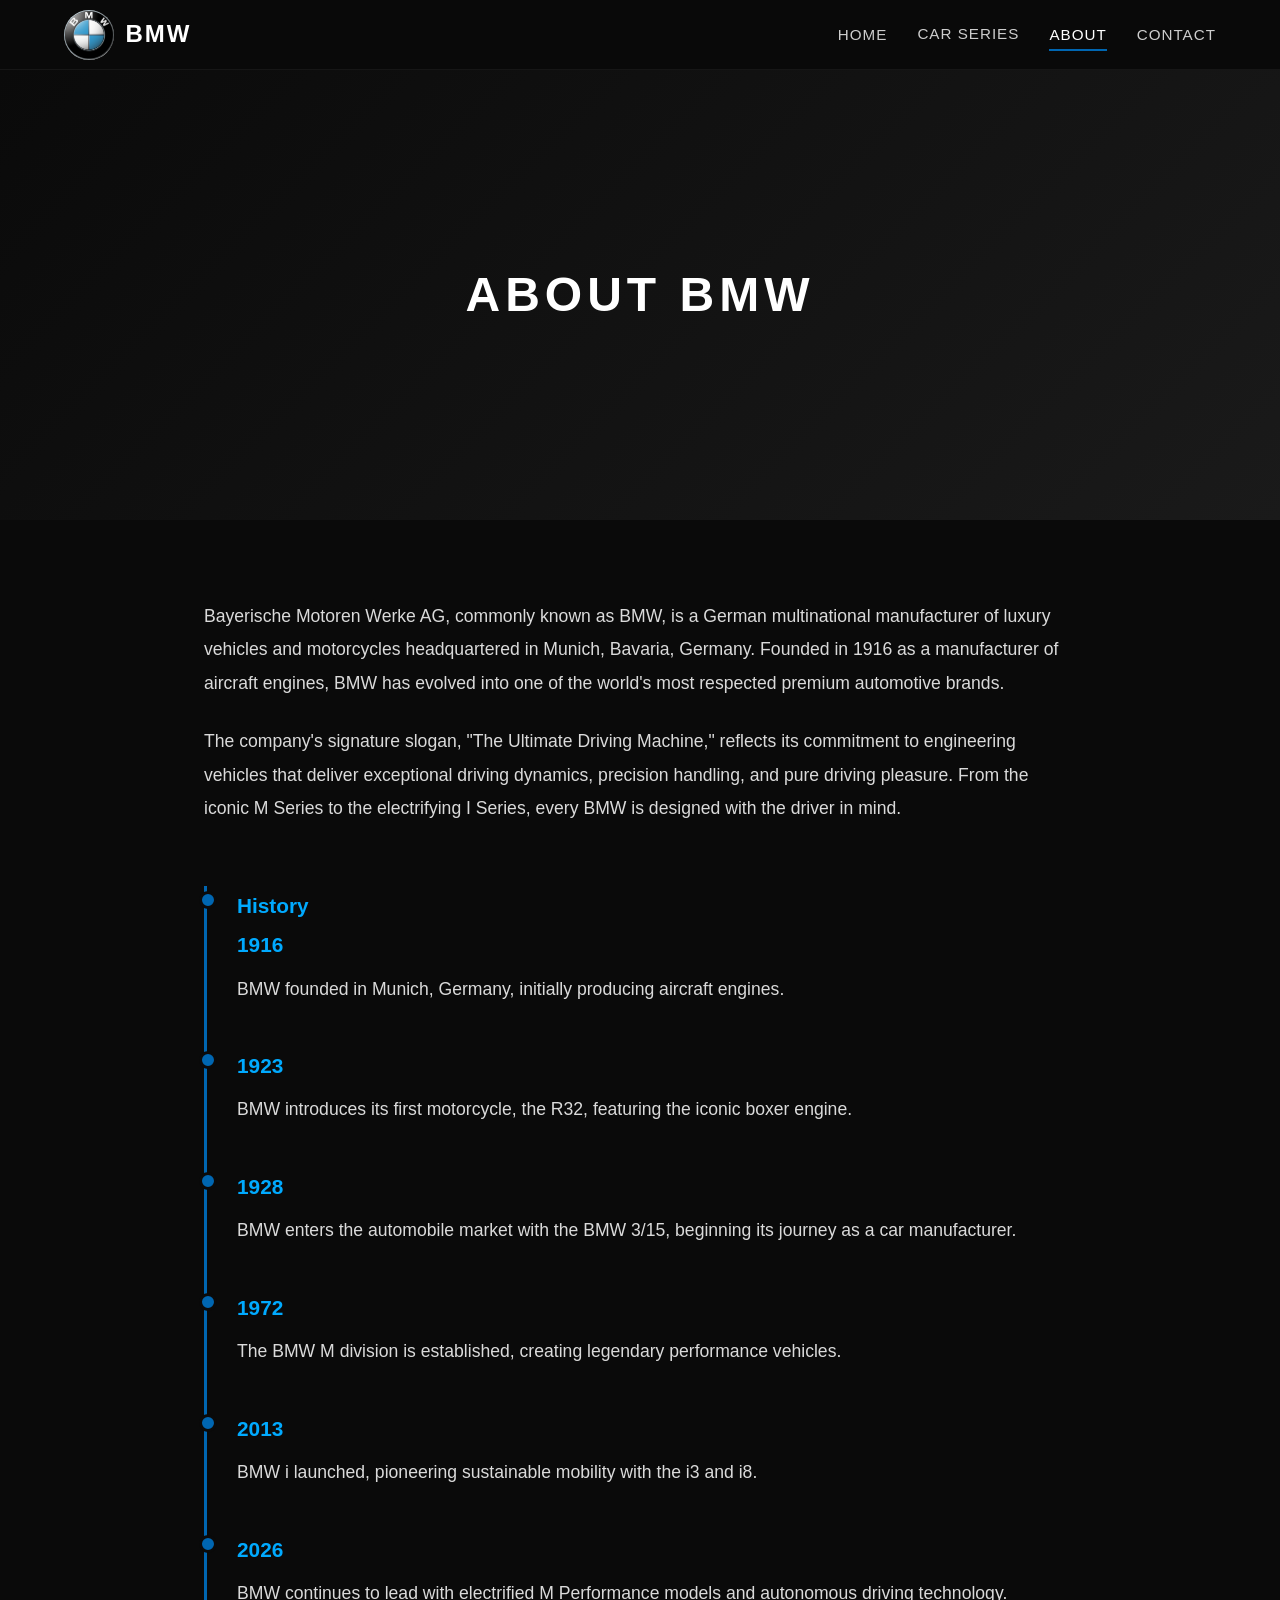
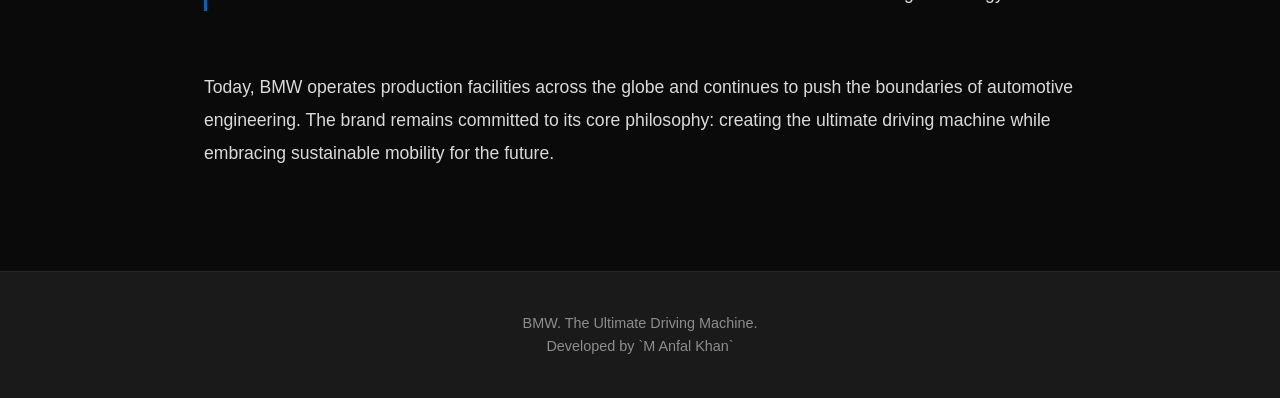
<file: about.html>
<!DOCTYPE html>
<html lang="en">
<head>
    <meta charset="UTF-8">
    <meta name="viewport" content="width=device-width, initial-scale=1.0">
    <title>About - BMW</title>
    <link rel="stylesheet" href="css/style.css">
    <link rel="shortcut icon" href="./images/fav-bmw.png" type="image/x-icon">
</head>
<body>

    <nav class="navbar">
        <a href="index.html" class="logo">
            <img src="./images/bmw-logo.png" class="img01" alt="BMW Logo">
            <span>BMW</span>
        </a>
        <ul class="nav-links">
            <li><a href="index.html">Home</a></li>
            <li class="dropdown">
                <a href="#" class="dropdown-toggle">Car Series</a>
                <ul class="dropdown-menu">
                    <li><a href="m2.html">BMW M2</a></li>
                    <li><a href="m3.html">BMW M3</a></li>
                    <li><a href="m4.html">BMW M4</a></li>
                    <li><a href="m5.html">BMW M5</a></li>
                    <li><a href="m8.html">BMW M8</a></li>
                    <li><a href="i5.html">BMW i5</a></li>
                    <li><a href="i7.html">BMW i7</a></li>
                    <li><a href="i8.html">BMW i8</a></li>
                </ul>
            </li>
            <li><a href="about.html" class="active">About</a></li>
            <li><a href="contact.html">Contact</a></li>
        </ul>
        <div class="hamburger">
            <span></span><span></span><span></span>
        </div>
    </nav>

    <section class="about-hero">
        <div>
            <h1 style="font-size: 3rem; text-transform: uppercase; letter-spacing: 5px;">About BMW</h1>
        </div>
    </section>

    <div class="about-content">
        <p>Bayerische Motoren Werke AG, commonly known as BMW, is a German multinational manufacturer of luxury vehicles and motorcycles headquartered in Munich, Bavaria, Germany. Founded in 1916 as a manufacturer of aircraft engines, BMW has evolved into one of the world's most respected premium automotive brands.</p>
        
        <p>The company's signature slogan, "The Ultimate Driving Machine," reflects its commitment to engineering vehicles that deliver exceptional driving dynamics, precision handling, and pure driving pleasure. From the iconic M Series to the electrifying I Series, every BMW is designed with the driver in mind.</p>

        <div class="timeline">
            <div class="timeline-item">
                <div class="timeline-year"> History <br> 1916</div>
                <p>BMW founded in Munich, Germany, initially producing aircraft engines.</p>
            </div>
            <div class="timeline-item">
                <div class="timeline-year">1923</div>
                <p>BMW introduces its first motorcycle, the R32, featuring the iconic boxer engine.</p>
            </div>
            <div class="timeline-item">
                <div class="timeline-year">1928</div>
                <p>BMW enters the automobile market with the BMW 3/15, beginning its journey as a car manufacturer.</p>
            </div>
            <div class="timeline-item">
                <div class="timeline-year">1972</div>
                <p>The BMW M division is established, creating legendary performance vehicles.</p>
            </div>
            <div class="timeline-item">
                <div class="timeline-year">2013</div>
                <p>BMW i launched, pioneering sustainable mobility with the i3 and i8.</p>
            </div>
            <div class="timeline-item">
                <div class="timeline-year">2026</div>
                <p>BMW continues to lead with electrified M Performance models and autonomous driving technology.</p>
            </div>
        </div>

        <p>Today, BMW operates production facilities across the globe and continues to push the boundaries of automotive engineering. The brand remains committed to its core philosophy: creating the ultimate driving machine while embracing sustainable mobility for the future.</p>
    </div>

    <footer class="footer">
        <p> BMW. The Ultimate Driving Machine.</p>
        <p> Developed by `M Anfal Khan`  </p>

    </footer>

    <script src="js/main.js"></script>
</body>
</html>
</file>
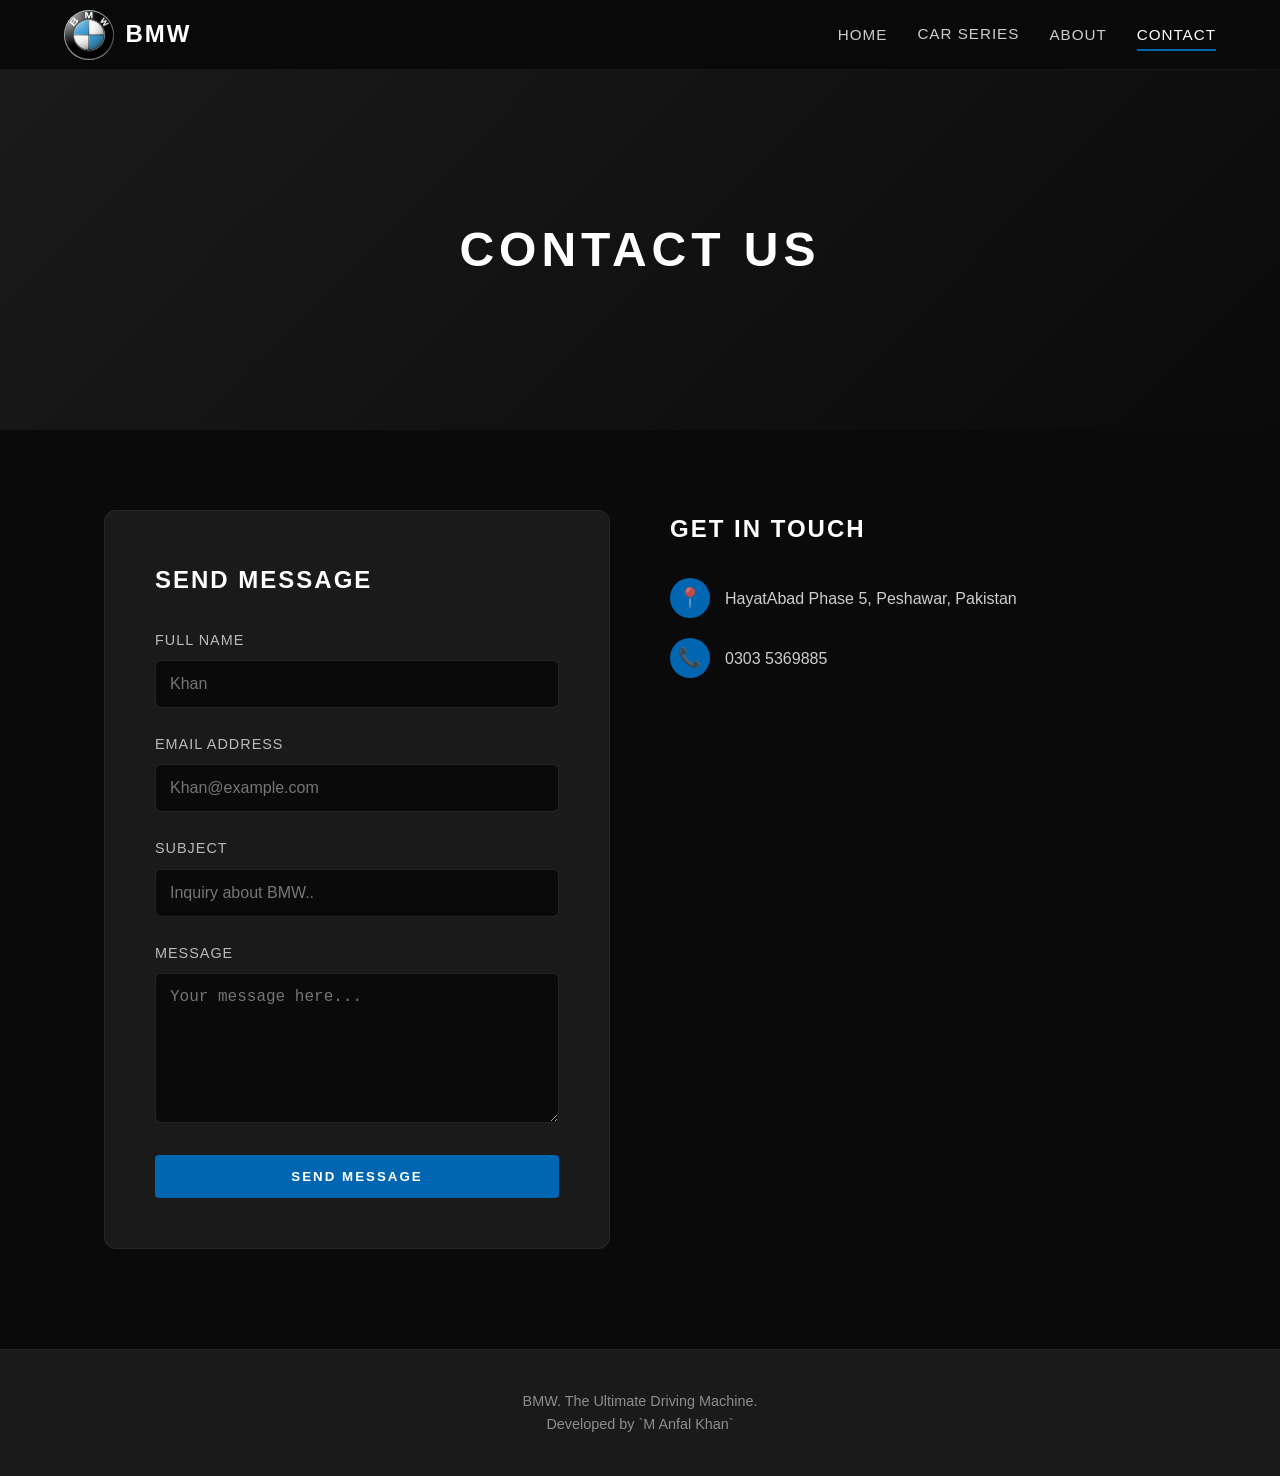
<file: contact.html>
<!DOCTYPE html>
<html lang="en">
<head>
    <meta charset="UTF-8">
    <meta name="viewport" content="width=device-width, initial-scale=1.0">
    <title>Contact - BMW</title>
    <link rel="stylesheet" href="css/style.css">
    <link rel="shortcut icon" href="./images/fav-bmw.png" type="image/x-icon">
</head>
<body>

    <nav class="navbar">
        <a href="index.html" class="logo">
            <img src="./images/bmw-logo.png" class="img01" alt="BMW Logo">
            <span>BMW</span>
        </a>
        <ul class="nav-links">
            <li><a href="index.html">Home</a></li>
            <li class="dropdown">
                <a href="#" class="dropdown-toggle">Car Series</a>
                <ul class="dropdown-menu">
                    <li><a href="m2.html">BMW M2</a></li>
                    <li><a href="m3.html">BMW M3</a></li>
                    <li><a href="m4.html">BMW M4</a></li>
                    <li><a href="m5.html">BMW M5</a></li>
                    <li><a href="m8.html">BMW M8</a></li>
                    <li><a href="i5.html">BMW i5</a></li>
                    <li><a href="i7.html">BMW i7</a></li>
                    <li><a href="i8.html">BMW i8</a></li>
                </ul>
            </li>
            <li><a href="about.html">About</a></li>
            <li><a href="contact.html" class="active">Contact</a></li>
        </ul>
        <div class="hamburger">
            <span></span><span></span><span></span>
        </div>
    </nav>

    <section class="contact-hero">
        <div>
            <h1 style="font-size: 3rem; text-transform: uppercase; letter-spacing: 5px;">Contact Us</h1>
        </div>
    </section>

    <div class="contact-container">
        <form class="contact-form" id="contactForm">
            <h2 style="margin-bottom: 30px; text-transform: uppercase; letter-spacing: 2px;">Send Message</h2>
            <div class="form-group">
                <label for="name">Full Name</label>
                <input type="text" id="name" name="name" required placeholder="Khan">
            </div>
            <div class="form-group">
                <label for="email">Email Address</label>
                <input type="email" id="email" name="email" required placeholder="Khan@example.com">
            </div>
            <div class="form-group">
                <label for="subject">Subject</label>
                <input type="text" id="subject" name="subject" placeholder="Inquiry about BMW..">
            </div>
            <div class="form-group">
                <label for="message">Message</label>
                <textarea id="message" name="message" required placeholder="Your message here..."></textarea>
            </div>
            <button type="submit" class="btn" style="width: 100%; border: none; cursor: pointer;">Send Message</button>
        </form>

        <div class="contact-info">
            <h3>Get In Touch</h3>
            <p>
                <span class="icon">📍</span>
                <span>HayatAbad Phase 5, Peshawar, Pakistan </span>
            </p>
            <p>
                <span class="icon">📞</span>
                <span>0303 5369885</span>
            </p>
            <!-- <p>
                <span class="icon">✉️</span>
                <span>info@bmw.com</span>
            </p> -->
            <!-- <p>
                <span class="icon">🕐</span>
                <span>Mon - Fri: 9:00 AM - 5:00 PM </span>
            </p> -->
            
            <!-- <div style="margin-top: 40px;">
                <h3 style="margin-bottom: 20px; font-size: 1.2rem;">Follow Us</h3>
                <p style="display: flex; gap: 15px;">

                    <a href="#" style="width: 40px; height: 40px; background: var(--bmw-gray); border-radius: 50%; display: flex; align-items: center; justify-content: center; border: 1px solid rgba(255,255,255,0.1);">FB</a>


                    <a href="#" style="width: 40px; height: 40px; background: var(--bmw-gray); border-radius: 50%; display: flex; align-items: center; justify-content: center; border: 1px solid rgba(255,255,255,0.1);">IG</a>


                    <a href="#" style="width: 40px; height: 40px; background: var(--bmw-gray); border-radius: 50%; display: flex; align-items: center; justify-content: center; border: 1px solid rgba(255,255,255,0.1);">YT</a>


                    <a href="#" style="width: 40px; height: 40px; background: var(--bmw-gray); border-radius: 50%; display: flex; align-items: center; justify-content: center; border: 1px solid rgba(255,255,255,0.1);">TW</a>
                </p>
            </div> -->
        </div>
    </div>

    <footer class="footer">
        <p> BMW. The Ultimate Driving Machine.</p>
        <p> Developed by `M Anfal Khan`  </p>

    </footer>

    <script src="js/main.js"></script>
</body>
</html>
</file>
<file: css/style.css>
/* ==================== RESET & VARIABLES ==================== */
:root {
    --bmw-blue: #0066B1;
    --bmw-dark: #0a0a0a;
    --bmw-gray: #1a1a1a;
    --bmw-light: #f5f5f5;
    --bmw-white: #ffffff;
    --accent: #00aaff;
    --transition: all 0.3s ease;
}

* {
    margin: 0;
    padding: 0;
    box-sizing: border-box;
}

html {
    scroll-behavior: smooth;
}

body {
    font-family: 'Segoe UI', Tahoma, Geneva, Verdana, sans-serif;
    background-color: var(--bmw-dark);
    color: var(--bmw-white);
    line-height: 1.6;
    overflow-x: hidden;
}

a {
    text-decoration: none;
    color: inherit;
}

ul {
    list-style: none;
}

img {
    max-width: 100%;
    display: block;
}

/* ==================== NAVIGATION ==================== */
.navbar {
    position: fixed;
    top: 0;
    left: 0;
    width: 100%;
    background: rgba(10, 10, 10, 0.95);
    backdrop-filter: blur(10px);
    z-index: 1000;
    padding: 0 5%;
    height: 70px;
    display: flex;
    align-items: center;
    justify-content: space-between;
    border-bottom: 1px solid rgba(255,255,255,0.05);
}

.logo {
    display: flex;
    align-items: center;
    gap: 12px;
    font-size: 1.5rem;
    font-weight: 700;
    letter-spacing: 2px;
    color: var(--bmw-white);
}

.logo img {
    height: 50px;
    width: auto;
    border-radius: 50%;

    /* filter: brightness(0) invert(1); */
}

.nav-links {
    display: flex;
    align-items: center;
    gap: 30px;
}

.nav-links > li {
    position: relative;
}

.nav-links a {
    font-size: 0.95rem;
    font-weight: 500;
    text-transform: uppercase;
    letter-spacing: 1px;
    padding: 8px 0;
    position: relative;
    transition: var(--transition);
    color: rgba(255,255,255,0.8);
}

.nav-links a:hover,
.nav-links a.active {
    color: var(--bmw-white);
}

.nav-links a::after {
    content: '';
    position: absolute;
    bottom: 0;
    left: 0;
    width: 0;
    height: 2px;
    background: var(--bmw-blue);
    transition: var(--transition);
}

.nav-links a:hover::after,
.nav-links a.active::after {
    width: 100%;
}

/* Dropdown */
.dropdown {
    position: relative;
}

.dropdown-toggle {
    cursor: pointer;
    display: flex;
    align-items: center;
    gap: 5px;
}

.dropdown-toggle::after {
    content: '▼';
    font-size: 0.6rem;
    transition: var(--transition);
}

.dropdown:hover .dropdown-toggle::after {
    transform: rotate(180deg);
}

.dropdown-menu {
    position: absolute;
    top: 100%;
    left: 50%;
    transform: translateX(-50%) translateY(10px);
    background: rgba(20, 20, 20, 0.98);
    border: 1px solid rgba(255,255,255,0.1);
    border-radius: 8px;
    padding: 10px 0;
    min-width: 180px;
    opacity: 0;
    visibility: hidden;
    transition: var(--transition);
    box-shadow: 0 10px 30px rgba(0,0,0,0.5);
}

.dropdown:hover .dropdown-menu {
    opacity: 1;
    visibility: visible;
    transform: translateX(-50%) translateY(0);
}

.dropdown-menu li a {
    display: block;
    padding: 10px 25px;
    font-size: 0.85rem;
    text-transform: uppercase;
    letter-spacing: 1px;
    border-bottom: 1px solid rgba(255,255,255,0.03);
    transition: var(--transition);
}

.dropdown-menu li a:hover {
    background: rgba(0, 102, 177, 0.2);
    color: var(--accent);
    padding-left: 30px;
}

.dropdown-menu li:last-child a {
    border-bottom: none;
}

/* Mobile Menu */
.hamburger {
    display: none;
    flex-direction: column;
    gap: 5px;
    cursor: pointer;
    z-index: 1001;
}

.hamburger span {
    width: 28px;
    height: 2px;
    background: var(--bmw-white);
    transition: var(--transition);
}

/* ==================== HERO SECTION ==================== */
.hero {
    height: 100vh;
    position: relative;
    display: flex;
    align-items: center;
    justify-content: center;
    text-align: center;
    overflow: hidden;
}

.hero-bg {
    position: absolute;
    top: 0;
    left: 0;
    width: 100%;
    height: 100%;
    background-size: cover;
    background-position: center;
    filter: brightness(0.4);
    z-index: -2;
}

.hero-overlay {
    position: absolute;
    top: 0;
    left: 0;
    width: 100%;
    height: 100%;
    background: linear-gradient(to bottom, rgba(0,0,0,0.3) 0%, rgba(0,0,0,0.8) 100%);
    z-index: -1;
}

.hero-content {
    z-index: 1;
    max-width: 900px;
    padding: 0 20px;
    animation: fadeInUp 1s ease;
}

.hero-content h1 {
    font-size: 4rem;
    font-weight: 800;
    letter-spacing: 5px;
    margin-bottom: 20px;
    text-transform: uppercase;
    background: linear-gradient(135deg, #fff 0%, #888 100%);
    -webkit-background-clip: text;
    -webkit-text-fill-color: transparent;
}

.hero-content p {
    font-size: 1.2rem;
    color: rgba(255,255,255,0.8);
    margin-bottom: 40px;
    line-height: 1.8;
}

.btn {
    display: inline-block;
    padding: 14px 40px;
    background: var(--bmw-blue);
    color: var(--bmw-white);
    font-weight: 600;
    text-transform: uppercase;
    letter-spacing: 2px;
    border-radius: 4px;
    transition: var(--transition);
    border: 2px solid var(--bmw-blue);
}

.btn:hover {
    background: transparent;
    color: var(--bmw-white);
    transform: translateY(-2px);
    box-shadow: 0 10px 30px rgba(0, 102, 177, 0.3);
}

.btn-outline {
    background: transparent;
    border: 2px solid var(--bmw-white);
    margin-left: 15px;
}

.btn-outline:hover {
    background: var(--bmw-white);
    color: var(--bmw-dark);
}

/* ==================== SECTIONS ==================== */
.section {
    padding: 100px 5%;
    max-width: 1400px;
    margin: 0 auto;
}

.section-title {
    font-size: 2.5rem;
    text-align: center;
    margin-bottom: 60px;
    text-transform: uppercase;
    letter-spacing: 3px;
    position: relative;
    display: inline-block;
    left: 50%;
    transform: translateX(-50%);
}

.section-title::after {
    content: '';
    position: absolute;
    bottom: -15px;
    left: 50%;
    transform: translateX(-50%);
    width: 60px;
    height: 3px;
    background: var(--bmw-blue);
}

/* Info Cards */
.info-grid {
    display: grid;
    grid-template-columns: repeat(auto-fit, minmax(300px, 1fr));
    gap: 40px;
    margin-top: 60px;
}

.info-card {
    background: var(--bmw-gray);
    padding: 40px;
    border-radius: 12px;
    border: 1px solid rgba(255,255,255,0.05);
    transition: var(--transition);
    text-align: center;
}

.info-card:hover {
    transform: translateY(-10px);
    border-color: var(--bmw-blue);
    box-shadow: 0 20px 40px rgba(0,0,0,0.3);
}

.info-card h3 {
    font-size: 1.3rem;
    margin-bottom: 15px;
    color: var(--accent);
    text-transform: uppercase;
    letter-spacing: 2px;
}

.info-card p {
    color: rgba(255,255,255,0.7);
    font-size: 0.95rem;
}

/* ==================== CAR PAGES ==================== */
.car-hero {
    height: 70vh;
    position: relative;
    display: flex;
    align-items: flex-end;
    padding: 0 5% 80px;
    margin-top: 70px;
}

.car-hero-bg {
    position: absolute;
    top: 0;
    left: 0;
    width: 100%;
    height: 100%;
    background-size: cover;
    background-position: center;
    filter: brightness(0.5);
    z-index: -1;
}

.car-hero h1 {
    font-size: 3.5rem;
    text-transform: uppercase;
    letter-spacing: 5px;
    z-index: 1;
    text-shadow: 0 4px 20px rgba(0,0,0,0.5);
}

/* Specs */
.specs-section {
    background: var(--bmw-gray);
    padding: 80px 5%;
}

.specs-grid {
    display: grid;
    grid-template-columns: repeat(auto-fit, minmax(200px, 1fr));
    gap: 30px;
    max-width: 1200px;
    margin: 0 auto;
}

.spec-card {
    background: var(--bmw-dark);
    padding: 30px;
    border-radius: 10px;
    text-align: center;
    border: 1px solid rgba(255,255,255,0.05);
    transition: var(--transition);
}

.spec-card:hover {
    border-color: var(--bmw-blue);
    transform: scale(1.05);
}

.spec-value {
    font-size: 2.2rem;
    font-weight: 800;
    color: var(--accent);
    margin-bottom: 8px;
}

.spec-label {
    font-size: 0.85rem;
    text-transform: uppercase;
    letter-spacing: 2px;
    color: rgba(255,255,255,0.6);
}

.car-description {
    max-width: 900px;
    margin: 60px auto;
    padding: 0 5%;
    font-size: 1.1rem;
    color: rgba(255,255,255,0.8);
    line-height: 1.8;
    text-align: center;
}

/* ==================== GALLERY ==================== */
.gallery-section {
    padding: 80px 5%;
    max-width: 1400px;
    margin: 0 auto;
}

.gallery-grid {
    display: grid;
    grid-template-columns: repeat(3, 1fr);
    gap: 20px;
}

.gallery-item {
    position: relative;
    overflow: hidden;
    border-radius: 10px;
    cursor: pointer;
    aspect-ratio: 16/10;
    background: var(--bmw-gray);
}

.gallery-item img {
    width: 100%;
    height: 100%;
    object-fit: cover;
    transition: var(--transition);
}

.gallery-item:hover img {
    transform: scale(1.1);
}

.gallery-item::after {
    content: '🔍';
    position: absolute;
    top: 50%;
    left: 50%;
    transform: translate(-50%, -50%) scale(0);
    font-size: 2rem;
    opacity: 0;
    transition: var(--transition);
}

.gallery-item:hover::after {
    transform: translate(-50%, -50%) scale(1);
    opacity: 1;
}

/* ==================== LIGHTBOX ==================== */
.lightbox {
    position: fixed;
    top: 0;
    left: 0;
    width: 100%;
    height: 100%;
    background: rgba(0, 0, 0, 0.95);
    z-index: 2000;
    display: flex;
    align-items: center;
    justify-content: center;
    opacity: 0;
    visibility: hidden;
    transition: var(--transition);
}

.lightbox.active {
    opacity: 1;
    visibility: visible;
}

.lightbox-img {
    max-width: 90%;
    max-height: 85vh;
    object-fit: contain;
    border-radius: 8px;
    transform: scale(0.9);
    transition: var(--transition);
}

.lightbox.active .lightbox-img {
    transform: scale(1);
}

.lightbox-close {
    position: absolute;
    top: 30px;
    right: 40px;
    font-size: 3rem;
    color: var(--bmw-white);
    cursor: pointer;
    background: none;
    border: none;
    width: 50px;
    height: 50px;
    display: flex;
    align-items: center;
    justify-content: center;
    border-radius: 50%;
    transition: var(--transition);
    z-index: 2001;
}

.lightbox-close:hover {
    background: rgba(255,255,255,0.1);
    transform: rotate(90deg);
}

/* ==================== ABOUT PAGE ==================== */
.about-hero {
    height: 50vh;
    display: flex;
    align-items: center;
    justify-content: center;
    text-align: center;
    margin-top: 70px;
    background: linear-gradient(135deg, var(--bmw-dark) 0%, var(--bmw-gray) 100%);
}

.about-content {
    max-width: 1000px;
    margin: 80px auto;
    padding: 0 5%;
    font-size: 1.1rem;
    color: rgba(255,255,255,0.85);
    line-height: 1.9;
}

.about-content p {
    margin-bottom: 25px;
}

.timeline {
    margin: 60px 0;
    padding-left: 30px;
    border-left: 3px solid var(--bmw-blue);
}

.timeline-item {
    margin-bottom: 40px;
    position: relative;
}

.timeline-item::before {
    content: '';
    position: absolute;
    left: -38px;
    top: 5px;
    width: 12px;
    height: 12px;
    background: var(--bmw-blue);
    border-radius: 50%;
    border: 3px solid var(--bmw-dark);
}

.timeline-year {
    font-size: 1.3rem;
    font-weight: 700;
    color: var(--accent);
    margin-bottom: 8px;
}

/* ==================== CONTACT PAGE ==================== */
.contact-hero {
    height: 40vh;
    display: flex;
    align-items: center;
    justify-content: center;
    margin-top: 70px;
    background: linear-gradient(135deg, var(--bmw-gray) 0%, var(--bmw-dark) 100%);
}

.contact-container {
    display: grid;
    grid-template-columns: 1fr 1fr;
    gap: 60px;
    max-width: 1200px;
    margin: 80px auto;
    padding: 0 5%;
}

.contact-form {
    background: var(--bmw-gray);
    padding: 50px;
    border-radius: 12px;
    border: 1px solid rgba(255,255,255,0.05);
}

.form-group {
    margin-bottom: 25px;
}

.form-group label {
    display: block;
    margin-bottom: 8px;
    font-size: 0.9rem;
    text-transform: uppercase;
    letter-spacing: 1px;
    color: rgba(255,255,255,0.7);
}

.form-group input,
.form-group textarea {
    width: 100%;
    padding: 14px;
    background: var(--bmw-dark);
    border: 1px solid rgba(255,255,255,0.1);
    border-radius: 6px;
    color: var(--bmw-white);
    font-size: 1rem;
    transition: var(--transition);
}

.form-group input:focus,
.form-group textarea:focus {
    outline: none;
    border-color: var(--bmw-blue);
}

.form-group textarea {
    min-height: 150px;
    resize: vertical;
}

.contact-info h3 {
    font-size: 1.5rem;
    margin-bottom: 30px;
    text-transform: uppercase;
    letter-spacing: 2px;
}

.contact-info p {
    margin-bottom: 20px;
    color: rgba(255,255,255,0.8);
    display: flex;
    align-items: center;
    gap: 15px;
}

.contact-info .icon {
    width: 40px;
    height: 40px;
    background: var(--bmw-blue);
    border-radius: 50%;
    display: flex;
    align-items: center;
    justify-content: center;
    font-size: 1.2rem;
}

/* ==================== FOOTER ==================== */
.footer {
    background: var(--bmw-gray);
    padding: 40px 5%;
    text-align: center;
    border-top: 1px solid rgba(255,255,255,0.05);
    margin-top: 100px;
}

.footer p {
    color: rgba(255,255,255,0.5);
    font-size: 0.9rem;
}

/* ==================== ANIMATIONS ==================== */
@keyframes fadeInUp {
    from {
        opacity: 0;
        transform: translateY(30px);
    }
    to {
        opacity: 1;
        transform: translateY(0);
    }
}

/* ==================== RESPONSIVE ==================== */
@media (max-width: 768px) {
    .hamburger {
        display: flex;
    }

   .nav-links {
        position: fixed;
        top: 70px;
        left: 0;
        width: 100%;
        height: calc(100vh - 70px);
        background: rgba(10, 10, 10, 0.98);
        flex-direction: column;
        align-items: center;
        justify-content: flex-start;
        padding-top: 50px;
        padding-bottom: 40px;
        gap: 25px;
        overflow-y: auto;
        -webkit-overflow-scrolling: touch;
        transform: translateX(100%);
        transition: var(--transition);
    }

    .nav-links.active {
        transform: translateX(0);
    }

    .dropdown-menu {
        position: static;
        transform: none;
        opacity: 1;
        visibility: visible;
        display: block;
        background: transparent;
        border: none;
        box-shadow: none;
        text-align: center;
        padding-top: 8px;
    }

    .dropdown-toggle {
        pointer-events: none;   /* label only, not clickable on mobile */
        opacity: 0.6;
        justify-content: center;
    }

    .dropdown-toggle::after {
        display: none;         /* hide the ▼ arrow, no toggle needed */
    }
    .hero-content h1 {
        font-size: 2.5rem;
    }

    .gallery-grid {
        grid-template-columns: repeat(2, 1fr);
    }

    .contact-container {
        grid-template-columns: 1fr;
    }

    .car-hero h1 {
        font-size: 2.5rem;
    }

    .btn-outline {
        margin-left: 0;
        margin-top: 15px;
    }
}

@media (max-width: 480px) {
    .gallery-grid {
        grid-template-columns: 1fr;
    }

    .hero-content h1 {
        font-size: 2rem;
    }
}

.img01{
    height: fit-content;
}
</file>
